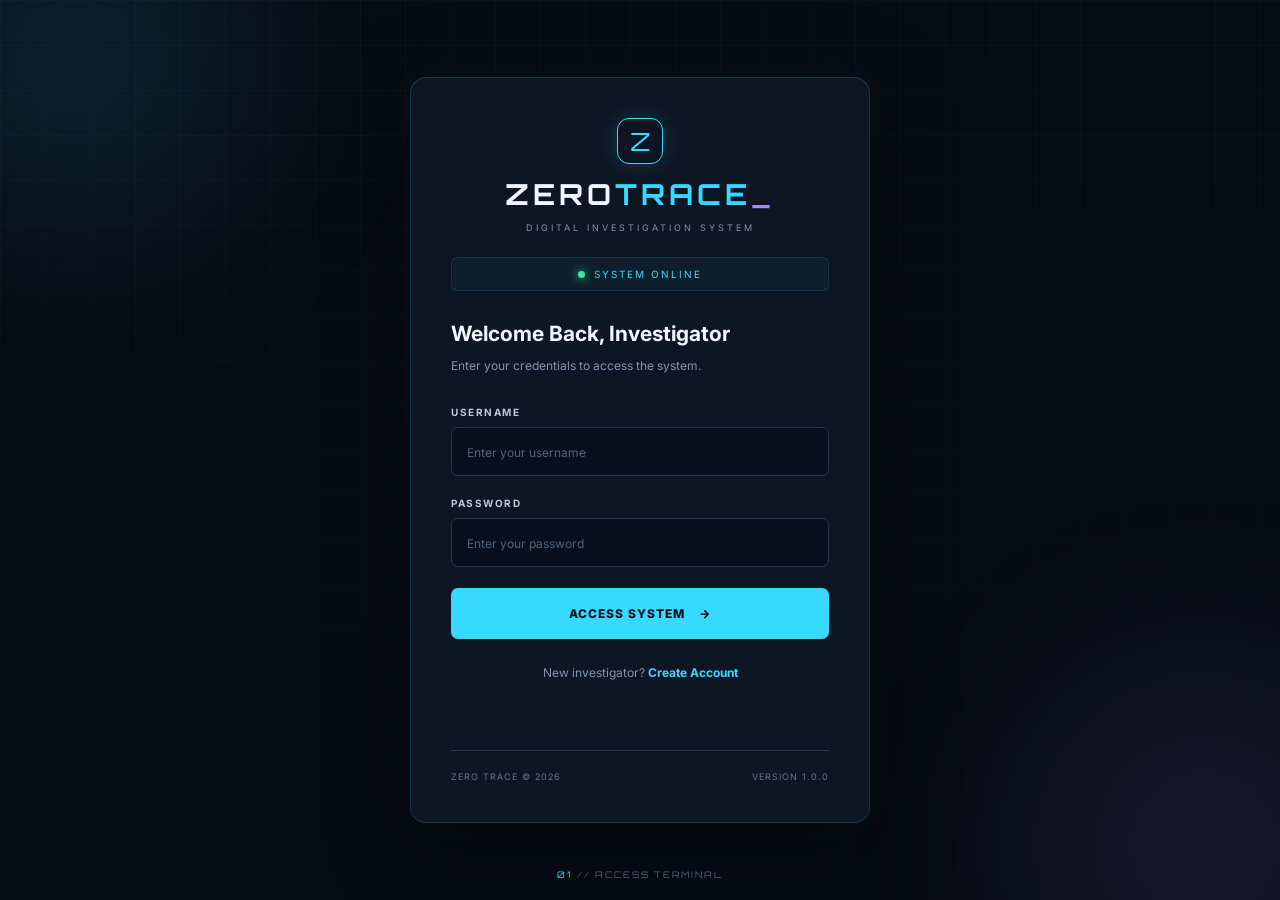
<file: index.html>
<!DOCTYPE html>
<html lang="en">
<head>
    <meta charset="UTF-8">
    <meta name="viewport" content="width=device-width, initial-scale=1.0">

    <meta name="description" content="ZERO TRACE - Digital Investigation Game">

    <title>ZERO TRACE | Access Terminal</title>

    <link rel="stylesheet" href="style.css">
    <link rel="stylesheet" href="auth.css">
    <link rel="stylesheet" href="responsive.css">

    <link rel="preconnect" href="https://fonts.googleapis.com">
    <link rel="preconnect" href="https://fonts.gstatic.com" crossorigin>

    <link href="https://fonts.googleapis.com/css2?family=Orbitron:wght@400;500;600;700;800&family=Inter:wght@400;500;600;700&display=swap" rel="stylesheet">
</head>

<body>

    <div class="background-grid"></div>
    <div class="glow glow-one"></div>
    <div class="glow glow-two"></div>

    <main class="auth-wrapper">

        <section class="auth-card">

            <div class="brand">
                <div class="brand-icon">Z</div>
                <h1>ZERO<span>TRACE</span><small>_</small></h1>
                <p>DIGITAL INVESTIGATION SYSTEM</p>
            </div>

            <div class="system-status">
                <span class="status-dot"></span>
                SYSTEM ONLINE
            </div>

            <!-- LOGIN FORM -->

            <div id="loginSection">

                <div class="heading">
                    <h2>Welcome Back, Investigator</h2>
                    <p>Enter your credentials to access the system.</p>
                </div>

                <form id="loginForm">

                    <div class="form-group">
                        <label for="loginUsername">USERNAME</label>

                        <input
                            type="text"
                            id="loginUsername"
                            placeholder="Enter your username"
                            autocomplete="username"
                            required
                        >
                    </div>

                    <div class="form-group">
                        <label for="loginPassword">PASSWORD</label>

                        <input
                            type="password"
                            id="loginPassword"
                            placeholder="Enter your password"
                            autocomplete="current-password"
                            required
                        >
                    </div>

                    <button type="submit" class="primary-btn">
                        ACCESS SYSTEM <span>→</span>
                    </button>

                </form>

                <p class="switch-text">
                    New investigator?
                    <button type="button" id="showRegister">
                        Create Account
                    </button>
                </p>

            </div>

            <!-- REGISTRATION FORM -->

            <div id="registerSection" class="hidden">

                <div class="heading">
                    <h2>Create Investigator ID</h2>
                    <p>Register to begin your investigation journey.</p>
                </div>

                <form id="registerForm">

                    <div class="form-group">
                        <label for="registerUsername">USERNAME</label>

                        <input
                            type="text"
                            id="registerUsername"
                            placeholder="Choose a username"
                            minlength="3"
                            maxlength="20"
                            required
                        >
                    </div>

                    <div class="form-group">
                        <label for="registerPassword">PASSWORD</label>

                        <input
                            type="password"
                            id="registerPassword"
                            placeholder="Create a password"
                            minlength="6"
                            required
                        >
                    </div>

                    <div class="form-group">
                        <label for="confirmPassword">CONFIRM PASSWORD</label>

                        <input
                            type="password"
                            id="confirmPassword"
                            placeholder="Confirm your password"
                            minlength="6"
                            required
                        >
                    </div>

                    <button type="submit" class="primary-btn">
                        CREATE ACCOUNT <span>→</span>
                    </button>

                </form>

                <p class="switch-text">
                    Already registered?
                    <button type="button" id="showLogin">
                        Login Here
                    </button>
                </p>

            </div>

            <p id="message" role="status" aria-live="polite"></p>

            <div class="auth-footer">
                <span>ZERO TRACE © 2026</span>
                <span>VERSION 1.0.0</span>
            </div>

        </section>

        <div class="side-caption">
            <span>01</span> // ACCESS TERMINAL
        </div>

    </main>

    <script src="storage.js"></script>
    <script src="auth.js"></script>

</body>
</html>
</file>
<file: style.css>
:root {
    --background: #070B14;
    --surface: #101827;
    --surface-light: #172337;

    --cyan: #36D9FF;
    --purple: #A78BFA;

    --white: #F3F6FF;
    --muted: #8293AC;
    --border: rgba(54, 217, 255, 0.18);

    --font-main: 'Inter', sans-serif;
    --font-tech: 'Orbitron', sans-serif;
}

* {
    margin: 0;
    padding: 0;
    box-sizing: border-box;
}

html {
    scroll-behavior: smooth;
}

body {
    min-height: 100vh;
    background: var(--background);
    color: var(--white);
    font-family: var(--font-main);
    overflow-x: hidden;
}

button,
input {
    font: inherit;
}

button {
    cursor: pointer;
}

a {
    color: var(--cyan);
    text-decoration: none;
}

.hidden {
    display: none !important;
}

.background-grid {
    position: fixed;
    inset: 0;
    pointer-events: none;

    background-image:
        linear-gradient(rgba(54,217,255,0.035) 1px, transparent 1px),
        linear-gradient(90deg, rgba(54,217,255,0.035) 1px, transparent 1px);

    background-size: 45px 45px;

    mask-image: linear-gradient(
        to bottom,
        black,
        transparent 95%
    );
}

.glow {
    position: fixed;
    width: 350px;
    height: 350px;
    border-radius: 50%;
    filter: blur(110px);
    opacity: 0.12;
    pointer-events: none;
}

.glow-one {
    background: var(--cyan);
    top: -120px;
    left: -100px;
}

.glow-two {
    background: var(--purple);
    bottom: -120px;
    right: -100px;
}

button:focus-visible,
input:focus-visible {
    outline: 2px solid var(--cyan);
    outline-offset: 3px;
}
</file>
<file: auth.css>
.auth-wrapper {
    position: relative;
    z-index: 2;

    min-height: 100vh;

    display: flex;
    align-items: center;
    justify-content: center;

    padding: 30px 20px;
}

.auth-card {
    width: 100%;
    max-width: 460px;

    padding: 40px;

    background: rgba(16, 24, 39, 0.92);

    border: 1px solid var(--border);
    border-radius: 16px;

    backdrop-filter: blur(20px);

    box-shadow:
        0 20px 80px rgba(0,0,0,0.5),
        0 0 40px rgba(54,217,255,0.05);

    animation: appear 0.7s ease;
}

@keyframes appear {
    from {
        opacity: 0;
        transform: translateY(20px);
    }

    to {
        opacity: 1;
        transform: translateY(0);
    }
}

.brand {
    text-align: center;
    margin-bottom: 24px;
}

.brand-icon {
    width: 46px;
    height: 46px;

    display: grid;
    place-items: center;

    margin: 0 auto 12px;

    border: 1px solid var(--cyan);
    border-radius: 12px;

    color: var(--cyan);
    font-family: var(--font-tech);
    font-size: 25px;

    box-shadow: 0 0 20px #36d9ff30;
}

.brand h1 {
    font-family: var(--font-tech);
    font-size: 29px;
    letter-spacing: 4px;
}

.brand h1 span {
    color: var(--cyan);
}

.brand h1 small {
    color: var(--purple);
}

.brand p {
    margin-top: 10px;
    color: var(--muted);
    font-size: 9px;
    letter-spacing: 3px;
}

.system-status {
    display: flex;
    align-items: center;
    justify-content: center;
    gap: 9px;

    padding: 10px;

    border: 1px solid rgba(54,217,255,0.12);
    border-radius: 6px;

    color: var(--cyan);
    background: rgba(54,217,255,0.04);

    font-size: 10px;
    letter-spacing: 2px;
}

.status-dot {
    width: 7px;
    height: 7px;

    border-radius: 50%;
    background: #37E6A2;

    box-shadow: 0 0 10px #37E6A2;
}

.heading {
    margin: 30px 0;
}

.heading h2 {
    font-size: 21px;
    margin-bottom: 10px;
}

.heading p {
    color: var(--muted);
    font-size: 12px;
    line-height: 1.6;
}

.form-group {
    margin-bottom: 21px;
}

.form-group label {
    display: block;

    margin-bottom: 9px;

    color: #B9C8DB;

    font-size: 10px;
    font-weight: 700;
    letter-spacing: 1.5px;
}

.form-group input {
    width: 100%;
    height: 49px;

    padding: 0 15px;

    background: #090F1C;

    color: var(--white);

    border: 1px solid #27364B;
    border-radius: 7px;

    outline: none;

    transition: 0.3s;
}

.form-group input::placeholder {
    color: #52627A;
    font-size: 12px;
}

.form-group input:focus {
    border-color: var(--cyan);
    box-shadow: 0 0 15px #36d9ff20;
}

.primary-btn {
    width: 100%;
    height: 51px;

    border: none;
    border-radius: 7px;

    background: var(--cyan);
    color: #06111B;

    font-size: 12px;
    font-weight: 800;
    letter-spacing: 1px;

    transition: 0.3s;
}

.primary-btn span {
    margin-left: 10px;
}

.primary-btn:hover {
    background: #FFFFFF;

    transform: translateY(-2px);

    box-shadow: 0 0 25px #36d9ff50;
}

.switch-text {
    text-align: center;

    margin-top: 26px;

    color: var(--muted);
    font-size: 12px;
}

.switch-text button {
    border: none;
    background: transparent;

    color: var(--cyan);

    font-size: 12px;
    font-weight: 700;
}

.switch-text button:hover {
    text-decoration: underline;
}

#message {
    min-height: 20px;
    margin-top: 20px;

    text-align: center;
    font-size: 12px;
    color: var(--cyan);
}

#message.error {
    color: #FF718B;
}

.auth-footer {
    display: flex;
    justify-content: space-between;

    margin-top: 30px;
    padding-top: 20px;

    border-top: 1px solid #263247;

    color: #64748B;

    font-size: 9px;
    letter-spacing: 1px;
}

.side-caption {
    position: absolute;
    bottom: 20px;

    color: #52627A;

    font-family: var(--font-tech);
    font-size: 9px;
    letter-spacing: 2px;
}

.side-caption span {
    color: var(--cyan);
}
</file>
<file: responsive.css>
@media (max-width: 520px) {

    .auth-wrapper {
        padding: 20px 14px;
    }

    .auth-card {
        padding: 30px 22px;
    }

    .brand h1 {
        font-size: 24px;
    }

    .heading h2 {
        font-size: 18px;
    }

    .side-caption {
        display: none;
    }

}

@media (max-height: 650px) {

    .auth-wrapper {
        align-items: flex-start;
    }

}
</file>
<file: case.css>
/* ==================================
   ZERO TRACE - GAME INTERFACE
================================== */

.case-body {
    min-height: 100vh;
    background: #080D18;
}

.case-container {
    max-width: 1250px;
    margin: auto;
    padding: 25px;
}


/* HEADER */

.case-header {
    display: flex;
    justify-content: space-between;
    align-items: center;

    padding-bottom: 23px;

    border-bottom: 1px solid #263247;
}

.case-logo {
    color: white;
    font-family: var(--font-tech);
    font-size: 18px;
    font-weight: 800;
    letter-spacing: 2px;
}

.case-logo span {
    color: var(--cyan);
}

.case-header-right {
    display: flex;
    align-items: center;
    gap: 20px;

    color: var(--muted);
    font-size: 10px;
}

.back-button {
    padding: 11px 15px;

    color: var(--cyan);
    background: #36d9ff10;

    border: 1px solid #36d9ff45;
    border-radius: 6px;

    font-size: 10px;
}


/* HERO */

.case-hero {
    margin-top: 35px;
    padding: 35px;

    background: linear-gradient(
        110deg,
        #112B3E,
        #171A35
    );

    border: 1px solid #36d9ff35;
    border-radius: 12px;
}

.case-label {
    color: var(--cyan);
    font-size: 9px;
    letter-spacing: 2px;
}

.case-hero h1 {
    margin-top: 18px;
    font-size: 30px;
}

.case-hero > p {
    max-width: 750px;

    margin-top: 15px;

    color: #A5B5C9;
    font-size: 12px;
    line-height: 1.9;
}

.case-meta {
    display: flex;
    gap: 12px;

    margin-top: 25px;
}

.case-meta span {
    padding: 9px 12px;

    color: var(--cyan);
    background: #36d9ff12;

    border: 1px solid #36d9ff35;
    border-radius: 5px;

    font-size: 9px;
    font-weight: 700;
}


/* GAME LAYOUT */

.game-layout {
    display: grid;
    grid-template-columns: 1fr 1fr;
    gap: 22px;

    margin-top: 25px;
}

.game-panel {
    min-width: 0;
    padding: 27px;

    background: #101827;

    border: 1px solid #29374D;
    border-radius: 11px;
}

.panel-heading {
    padding-bottom: 20px;

    border-bottom: 1px solid #29374D;

    color: white;
    font-family: var(--font-tech);
    font-size: 12px;
    letter-spacing: 1px;
}

.panel-heading span {
    margin-right: 10px;
    color: var(--cyan);
}


/* BRIEFING */

.briefing-item {
    display: flex;
    gap: 12px;

    margin-top: 23px;

    color: #A5B5C9;
    font-size: 12px;
    line-height: 1.7;
}

.briefing-item span {
    color: var(--cyan);
}

.progress-information {
    margin-top: 30px;
    padding: 18px;

    background: #0B1421;
    border: 1px solid #29374D;
    border-radius: 8px;
}

.progress-information > div:first-child {
    display: flex;
    justify-content: space-between;
    gap: 10px;

    color: #A5B5C9;
    font-size: 9px;
}

.progress-information > div:first-child span {
    color: var(--cyan);
}

.evidence-track {
    height: 7px;
    margin-top: 13px;

    overflow: hidden;

    background: #29374D;
    border-radius: 10px;
}

#evidenceFill {
    width: 0%;
    height: 100%;

    background: var(--cyan);

    transition: width 0.4s;
}

.evidence-heading {
    margin-top: 30px;

    color: white;
    font-size: 11px;
    letter-spacing: 1px;
}

.evidence-list {
    display: grid;
    gap: 12px;

    margin-top: 17px;
}

.evidence-card {
    padding: 17px;

    background: #0B1421;
    border: 1px solid #29374D;
    border-radius: 7px;

    transition: 0.3s;
}

.evidence-card.collected {
    border-color: #36d9ff75;
    background: #36d9ff09;
}

.evidence-card h4 {
    color: var(--cyan);
    font-size: 11px;
}

.evidence-card p {
    margin-top: 9px;

    color: #A5B5C9;
    font-size: 11px;
    line-height: 1.7;
}

.collect-button {
    margin-top: 13px;
    padding: 8px 12px;

    color: var(--cyan);
    background: transparent;

    border: 1px solid #36d9ff65;
    border-radius: 5px;

    font-size: 9px;
}

.collect-button:disabled {
    color: #37E6A2;
    border-color: #37E6A2;
    cursor: default;
}


/* PUZZLE */

.terminal-label {
    margin-top: 24px;

    color: #37E6A2;
    font-size: 9px;
    letter-spacing: 1px;
}

.terminal-label .status-dot {
    display: inline-block;
    margin-right: 7px;
}

.puzzle-icon {
    width: 65px;
    height: 65px;

    display: grid;
    place-items: center;

    margin: 30px auto;

    color: var(--cyan);
    background: #36d9ff12;

    border: 1px solid #36d9ff55;
    border-radius: 15px;

    font-size: 34px;
}

.question-label {
    color: var(--cyan);
    text-align: center;
    font-size: 9px;
    letter-spacing: 2px;
}

.puzzle-panel h2 {
    margin-top: 17px;

    color: white;
    text-align: center;

    font-size: 20px;
    line-height: 1.6;
}

.question-instruction {
    margin-top: 13px;

    color: var(--muted);
    text-align: center;

    font-size: 11px;
    line-height: 1.7;
}


/* ANSWER FORM */

#answerForm {
    margin-top: 30px;
}

#answerForm label {
    display: block;
    margin-bottom: 10px;

    color: #A5B5C9;
    font-size: 9px;
    letter-spacing: 1px;
}

#answerInput {
    width: 100%;
    height: 48px;

    padding: 12px;

    color: white;
    background: #080D18;

    border: 1px solid #29374D;
    border-radius: 6px;

    outline: none;
}

#answerInput:focus {
    border-color: var(--cyan);
    box-shadow: 0 0 12px #36d9ff20;
}

#submitAnswer {
    width: 100%;
    margin-top: 15px;
    padding: 14px;

    color: #07111C;
    background: var(--cyan);

    border: none;
    border-radius: 6px;

    font-size: 10px;
    font-weight: 800;
    letter-spacing: 1px;
}

#submitAnswer:disabled {
    opacity: 0.5;
    cursor: not-allowed;
}


/* MESSAGES */

.game-message {
    min-height: 25px;
    margin-top: 16px;

    text-align: center;
    font-size: 11px;
    line-height: 1.6;
}

.game-message.success {
    color: #37E6A2;
}

.game-message.error {
    color: #FF8198;
}


/* HINT */

.hint-button {
    width: 100%;
    margin-top: 15px;
    padding: 13px;

    color: var(--purple);
    background: #A78BFA12;

    border: 1px solid #A78BFA55;
    border-radius: 6px;

    font-size: 9px;
    letter-spacing: 1px;
}

.hint-box {
    margin-top: 15px;
    padding: 15px;

    color: #D5C9FF;
    background: #A78BFA12;

    border: 1px solid #A78BFA55;
    border-radius: 6px;

    font-size: 11px;
    line-height: 1.7;
}


/* COMPLETION */

.completion-screen {
    margin-top: 25px;
    padding: 45px 25px;

    text-align: center;

    background: linear-gradient(
        135deg,
        #102A3B,
        #171A35
    );

    border: 1px solid #36d9ff70;
    border-radius: 12px;
}

.completion-icon {
    color: var(--cyan);
    font-size: 55px;
}

.completion-label {
    margin-top: 20px;
    color: #37E6A2;
    font-size: 10px;
    letter-spacing: 3px;
}

.completion-screen h2 {
    margin-top: 15px;
    font-family: var(--font-tech);
    font-size: 30px;
}

.completion-screen > p:not(.completion-label) {
    margin-top: 15px;
    color: #A5B5C9;
    font-size: 12px;
    line-height: 1.8;
}

.reward-display {
    display: flex;
    flex-direction: column;
    gap: 12px;

    width: min(280px, 100%);

    margin: 30px auto;
    padding: 23px;

    background: #080D18;
    border: 1px solid #36d9ff50;
    border-radius: 8px;
}

.reward-display span {
    color: var(--muted);
    font-size: 9px;
    letter-spacing: 1px;
}

.reward-display strong {
    color: var(--cyan);
    font-family: var(--font-tech);
    font-size: 28px;
}

.completion-actions {
    display: flex;
    justify-content: center;
    flex-wrap: wrap;
    gap: 12px;

    margin-top: 25px;
}

.completion-button,
.next-case-button {
    padding: 14px 18px;

    color: #07111C;
    background: var(--cyan);

    border: none;
    border-radius: 6px;

    font-size: 10px;
    font-weight: 800;
}

.next-case-button {
    color: var(--cyan);
    background: transparent;
    border: 1px solid var(--cyan);
}

.next-case-button:disabled {
    opacity: 0.5;
    cursor: not-allowed;
}


/* UTILITIES */

.hidden {
    display: none !important;
}

.case-footer {
    margin-top: 45px;
    padding: 20px 0;

    border-top: 1px solid #263247;

    color: #64748B;
    text-align: center;

    font-size: 9px;
    letter-spacing: 1px;
}


/* MOBILE */

@media (max-width: 850px) {

    .game-layout {
        grid-template-columns: 1fr;
    }

}

@media (max-width: 550px) {

    .case-container {
        padding: 15px;
    }

    .case-header {
        align-items: flex-start;
        gap: 12px;
    }

    .case-header-right {
        flex-direction: column;
        align-items: flex-end;
        gap: 8px;
    }

    .case-hero {
        padding: 23px;
    }

    .case-hero h1 {
        font-size: 23px;
    }

    .game-panel {
        padding: 20px;
    }

    .completion-screen h2 {
        font-size: 24px;
    }

}
</file>
<file: dashboard.css>
.dashboard-container {
    max-width: 1100px;
    margin: auto;
    padding: 30px 25px;
}

.topbar {
    display: flex;
    align-items: center;
    justify-content: space-between;

    padding-bottom: 25px;

    border-bottom: 1px solid #263247;
}

.topbar h1 {
    font-family: var(--font-tech);
    font-size: 22px;
    letter-spacing: 2px;
}

.topbar h1 span {
    color: var(--cyan);
}

.topbar button {
    padding: 11px 18px;

    background: transparent;
    color: var(--cyan);

    border: 1px solid var(--border);
    border-radius: 6px;
}

.welcome-card {
    margin-top: 40px;
    padding: 35px;

    background: linear-gradient(
        120deg,
        #112B3D,
        #15142B
    );

    border: 1px solid var(--border);
    border-radius: 12px;
}

.system-label {
    color: var(--cyan);
    font-size: 10px;
    letter-spacing: 3px;
    margin-bottom: 18px;
}

.welcome-card h2 {
    font-size: 27px;
    margin-bottom: 12px;
}

.welcome-card h2 span {
    color: var(--cyan);
}

.welcome-card p:last-child {
    color: var(--muted);
    font-size: 13px;
}

.stats-grid {
    display: grid;
    grid-template-columns: repeat(3, 1fr);
    gap: 18px;

    margin-top: 25px;
}

.stat-card {
    padding: 25px;

    background: var(--surface);
    border: 1px solid var(--border);
    border-radius: 10px;
}

.stat-card p {
    color: var(--muted);
    font-size: 10px;
    letter-spacing: 1px;
}

.stat-card h3 {
    margin-top: 15px;

    color: var(--cyan);

    font-family: var(--font-tech);
    font-size: 28px;
}

.mission-card {
    margin-top: 30px;
    padding: 30px;

    background: var(--surface);
    border: 1px solid var(--border);
    border-radius: 10px;
}

.mission-card h2 {
    color: var(--cyan);
    font-family: var(--font-tech);
    font-size: 17px;
    margin-bottom: 20px;
}

.mission-card > p:first-of-type {
    font-weight: 700;
    margin-bottom: 12px;
}

.mission-description {
    color: var(--muted);
    font-size: 13px;
    line-height: 1.7;
}

.mission-card button {
    margin-top: 25px;
    padding: 14px 20px;

    background: var(--cyan);
    color: var(--background);

    border: none;
    border-radius: 6px;
    font-weight: 800;
}

.dashboard-container footer {
    margin-top: 60px;
    text-align: center;
    color: var(--muted);
    font-size: 10px;
}

@media (max-width: 650px) {
    .stats-grid {
        grid-template-columns: 1fr;
    }

    .welcome-card {
        padding: 25px;
    }

    .welcome-card h2 {
        font-size: 21px;
    }
}
</file>
<file: evidence.css>
/* =====================================
   ZERO TRACE - EVIDENCE ARCHIVE
===================================== */

.evidence-body {
    min-height: 100vh;
    background: #080D18;
}

.evidence-container {
    max-width: 1350px;
    margin: auto;
    padding: 25px;
}


/* HEADER */

.evidence-header {
    display: flex;
    justify-content: space-between;
    align-items: center;

    padding-bottom: 22px;

    border-bottom: 1px solid #263247;
}

.evidence-logo {
    color: white;
    font-family: var(--font-tech);
    font-size: 18px;
    font-weight: 800;
    letter-spacing: 2px;
}

.evidence-logo span {
    color: var(--cyan);
}

.evidence-user {
    display: flex;
    align-items: center;
    gap: 20px;

    color: #A5B5C9;
    font-size: 10px;
}

.archive-back {
    padding: 11px 15px;

    color: var(--cyan);
    background: #36D9FF10;

    border: 1px solid #36D9FF45;
    border-radius: 6px;
    font-size: 10px;
}


/* HERO */

.archive-hero {
    margin-top: 35px;
    padding: 35px;

    background: linear-gradient(
        110deg,
        #112B3E,
        #171A35
    );

    border: 1px solid #36D9FF35;
    border-radius: 12px;
}

.archive-label {
    color: var(--cyan);
    font-size: 9px;
    letter-spacing: 2px;
}

.archive-hero h1 {
    margin-top: 15px;

    color: white;
    font-family: var(--font-tech);
    font-size: 29px;
}

.archive-hero > p:last-child {
    max-width: 650px;
    margin-top: 14px;

    color: #A5B5C9;
    font-size: 12px;
    line-height: 1.8;
}


/* STATISTICS */

.evidence-stats {
    display: grid;
    grid-template-columns: repeat(3, 1fr);
    gap: 17px;

    margin-top: 24px;
}

.evidence-stat {
    padding: 22px;

    background: #101827;
    border: 1px solid #29374D;
    border-radius: 9px;
}

.evidence-stat span {
    color: #94A3B8;
    font-size: 9px;
    letter-spacing: 1px;
}

.evidence-stat h2 {
    margin-top: 13px;

    color: var(--cyan);
    font-family: var(--font-tech);
    font-size: 28px;
}


/* TOOLBAR */

.archive-toolbar {
    display: grid;
    grid-template-columns: 1fr 230px;
    gap: 15px;

    margin-top: 30px;
}

.archive-toolbar input,
.archive-toolbar select {
    width: 100%;
    height: 48px;

    padding: 12px;

    color: white;
    background: #101827;

    border: 1px solid #29374D;
    border-radius: 6px;

    outline: none;
}

.archive-toolbar input:focus,
.archive-toolbar select:focus {
    border-color: var(--cyan);
}


/* MAIN LAYOUT */

.archive-layout {
    display: grid;
    grid-template-columns: minmax(0, 1.6fr) minmax(280px, 0.8fr);
    gap: 20px;

    margin-top: 25px;
}

.archive-main,
.evidence-details {
    min-width: 0;
    padding: 23px;

    background: #101827;
    border: 1px solid #29374D;
    border-radius: 9px;
}

.archive-heading,
.comparison-heading {
    display: flex;
    justify-content: space-between;
    align-items: center;
    gap: 12px;
}

.archive-heading h2,
.comparison-heading h2 {
    color: white;
    font-family: var(--font-tech);
    font-size: 12px;
    letter-spacing: 1px;
}

.archive-heading span,
.comparison-heading > span {
    color: var(--cyan);
    font-size: 9px;
}


/* EVIDENCE GRID */

.evidence-grid {
    display: grid;
    grid-template-columns: repeat(2, minmax(0, 1fr));
    gap: 13px;

    margin-top: 22px;
}

.record-card {
    min-width: 0;
    padding: 18px;

    background: #0B1421;
    border: 1px solid #29374D;
    border-radius: 8px;

    transition: 0.25s;
}

.record-card:hover {
    border-color: #36D9FF85;
    transform: translateY(-3px);
}

.record-card.selected {
    border-color: var(--cyan);
    background: #36D9FF10;
}

.record-number {
    color: var(--cyan);
    font-size: 9px;
    letter-spacing: 1px;
}

.record-card h3 {
    margin-top: 14px;

    color: white;
    font-size: 13px;
}

.record-card p {
    margin-top: 9px;

    color: #94A3B8;
    font-size: 10px;
    line-height: 1.7;
}

.record-actions {
    display: flex;
    flex-wrap: wrap;
    gap: 8px;

    margin-top: 18px;
}

.record-actions button {
    padding: 9px 11px;

    color: var(--cyan);
    background: #36D9FF10;

    border: 1px solid #36D9FF50;
    border-radius: 5px;

    font-size: 9px;
}

.record-actions button:disabled {
    opacity: 0.4;
    cursor: not-allowed;
}

.record-status {
    display: inline-block;
    margin-top: 12px;

    color: #37E6A2;
    font-size: 9px;
}

.locked-record {
    opacity: 0.65;
}

.empty-archive {
    grid-column: 1 / -1;
    padding: 35px;

    color: #94A3B8;
    text-align: center;
    font-size: 12px;
    line-height: 1.8;
}


/* DETAILS */

.details-heading {
    padding-bottom: 17px;

    color: white;
    border-bottom: 1px solid #29374D;

    font-family: var(--font-tech);
    font-size: 11px;
}

.details-placeholder {
    padding: 35px 10px;
    text-align: center;
}

.details-symbol {
    color: var(--cyan);
    font-size: 45px;
}

.details-placeholder h3 {
    margin-top: 18px;
    color: white;
    font-size: 11px;
}

.details-placeholder p {
    margin-top: 12px;
    color: #94A3B8;
    font-size: 10px;
    line-height: 1.8;
}

.detail-content h3 {
    margin-top: 22px;
    color: var(--cyan);
    font-size: 14px;
}

.detail-content p {
    margin-top: 14px;
    color: #A5B5C9;
    font-size: 11px;
    line-height: 1.9;
}

.detail-meta {
    margin-top: 20px;
    padding: 13px;

    color: #94A3B8;
    background: #0B1421;

    border: 1px solid #29374D;
    border-radius: 6px;

    font-size: 10px;
}


/* COMPARISON */

.comparison-section,
.notes-section {
    margin-top: 25px;
    padding: 25px;

    background: #101827;
    border: 1px solid #29374D;
    border-radius: 9px;
}

.comparison-heading > div p {
    margin-bottom: 9px;

    color: var(--cyan);
    font-size: 9px;
    letter-spacing: 1px;
}

.comparison-description {
    margin-top: 13px;
    color: #94A3B8;
    font-size: 11px;
}

.comparison-selection {
    display: grid;
    grid-template-columns: 1fr 1fr;
    gap: 13px;

    margin-top: 20px;
}

.comparison-slot {
    min-height: 70px;
    display: flex;
    justify-content: center;
    align-items: center;

    padding: 15px;

    color: #94A3B8;
    background: #0B1421;

    border: 1px dashed #475569;
    border-radius: 7px;

    text-align: center;
    font-size: 10px;
}

.comparison-slot.filled {
    color: var(--cyan);
    border: 1px solid #36D9FF60;
}

#compareButton,
#saveNotes {
    margin-top: 20px;
    padding: 13px 18px;

    color: #07111C;
    background: var(--cyan);

    border: none;
    border-radius: 6px;

    font-size: 10px;
    font-weight: 800;
}

#compareButton:disabled {
    opacity: 0.4;
    cursor: not-allowed;
}

.comparison-result {
    margin-top: 18px;
    color: #A5B5C9;
    font-size: 11px;
    line-height: 1.9;
}

.comparison-result:empty {
    display: none;
}


/* NOTES */

.notes-section textarea {
    width: 100%;
    min-height: 150px;
    margin-top: 20px;
    padding: 17px;

    color: white;
    background: #0B1421;

    border: 1px solid #29374D;
    border-radius: 7px;

    outline: none;
    resize: vertical;

    font-family: Inter, sans-serif;
    font-size: 12px;
    line-height: 1.8;
}

.notes-section textarea:focus {
    border-color: var(--cyan);
}

.notes-footer {
    display: flex;
    justify-content: space-between;
    align-items: center;
    gap: 12px;
}

.notes-footer span {
    color: #94A3B8;
    font-size: 10px;
}

.notes-footer #saveNotes {
    margin-top: 13px;
}


/* FOOTER */

.evidence-footer {
    margin-top: 35px;
    padding: 20px;

    color: #64748B;
    border-top: 1px solid #263247;

    text-align: center;
    font-size: 9px;
    letter-spacing: 1px;
}


/* RESPONSIVE */

@media (max-width: 850px) {

    .archive-layout {
        grid-template-columns: 1fr;
    }

}

@media (max-width: 600px) {

    .evidence-container {
        padding: 15px;
    }

    .evidence-stats {
        grid-template-columns: 1fr;
    }

    .archive-toolbar {
        grid-template-columns: 1fr;
    }

    .evidence-grid {
        grid-template-columns: 1fr;
    }

    .comparison-selection {
        grid-template-columns: 1fr;
    }

    .archive-hero {
        padding: 23px;
    }

    .archive-hero h1 {
        font-size: 23px;
    }

    .evidence-header {
        align-items: flex-start;
        gap: 12px;
    }

    .evidence-user {
        flex-direction: column;
        align-items: flex-end;
        gap: 8px;
    }

    .notes-footer {
        align-items: flex-start;
        flex-direction: column;
    }

}
</file>
